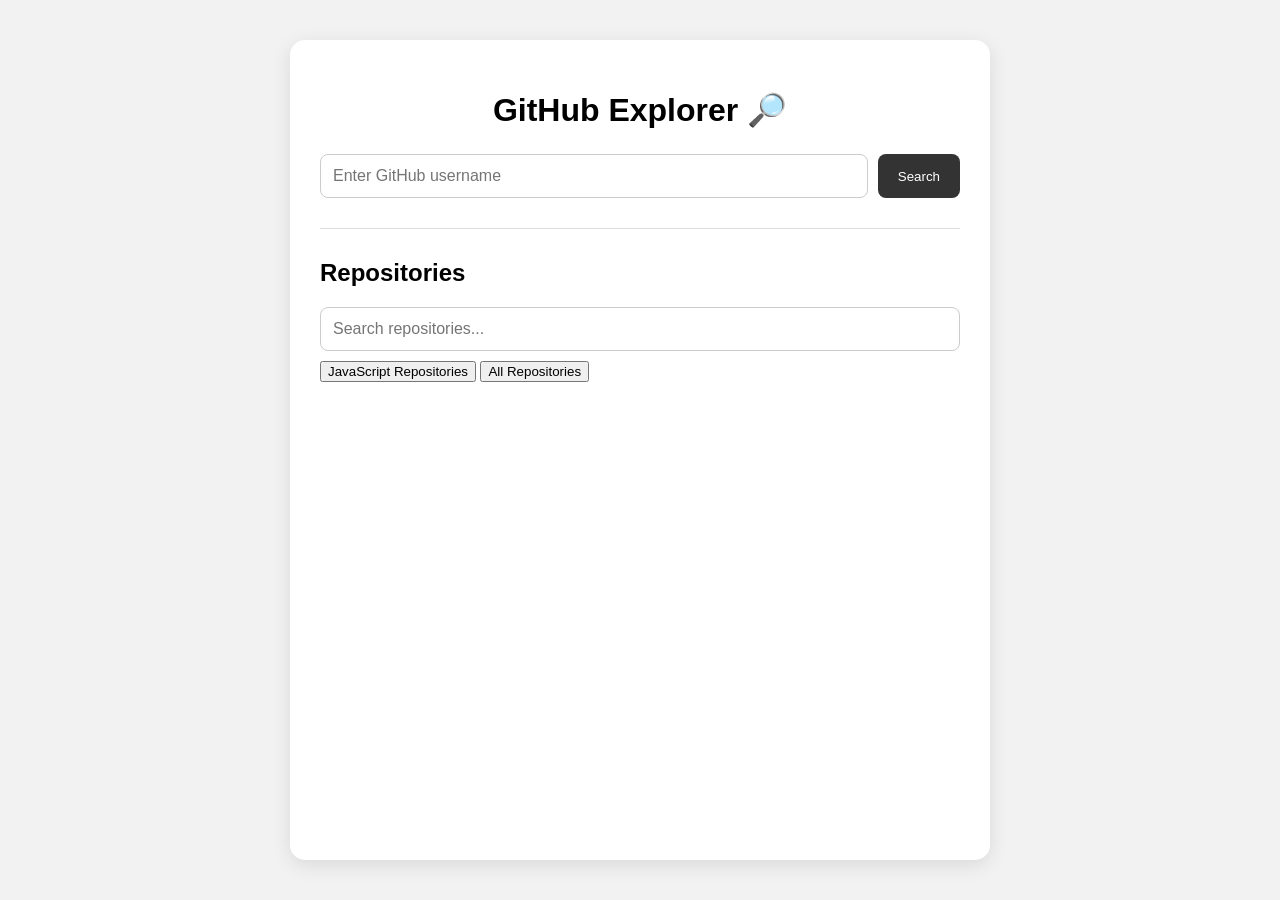
<file: GitHub User Finder/index.html>
<!DOCTYPE html>
<html lang="en">

<head>
    <meta charset="UTF-8">

    <meta name="viewport"
        content="width=device-width, initial-scale=1.0">

    <title>GitHub Explorer</title>

    <link rel="stylesheet" href="style.css">
</head>

<body>

    <div class="container">

        <h1>GitHub Explorer 🔎</h1>

        <div class="search-box">

            <input
                id="usernameInput"
                type="text"
                placeholder="Enter GitHub username"
            >

            <button id="searchButton">
                Search
            </button>

        </div>

        <div id="profile"></div>

        <hr>

        <div id="repositorySection">

            <h2>Repositories</h2>

            <input
                id="repoSearch"
                type="text"
                placeholder="Search repositories..."
            >
            <button id="javascriptButton">JavaScript Repositories</button>

            <button id="allReposButton">
                All Repositories
            </button>
            <p id="repoCount"></p>

            <div id="repositories"></div>

        </div>

    </div>

    <script src="script.js"></script>

</body>

</html>
</file>
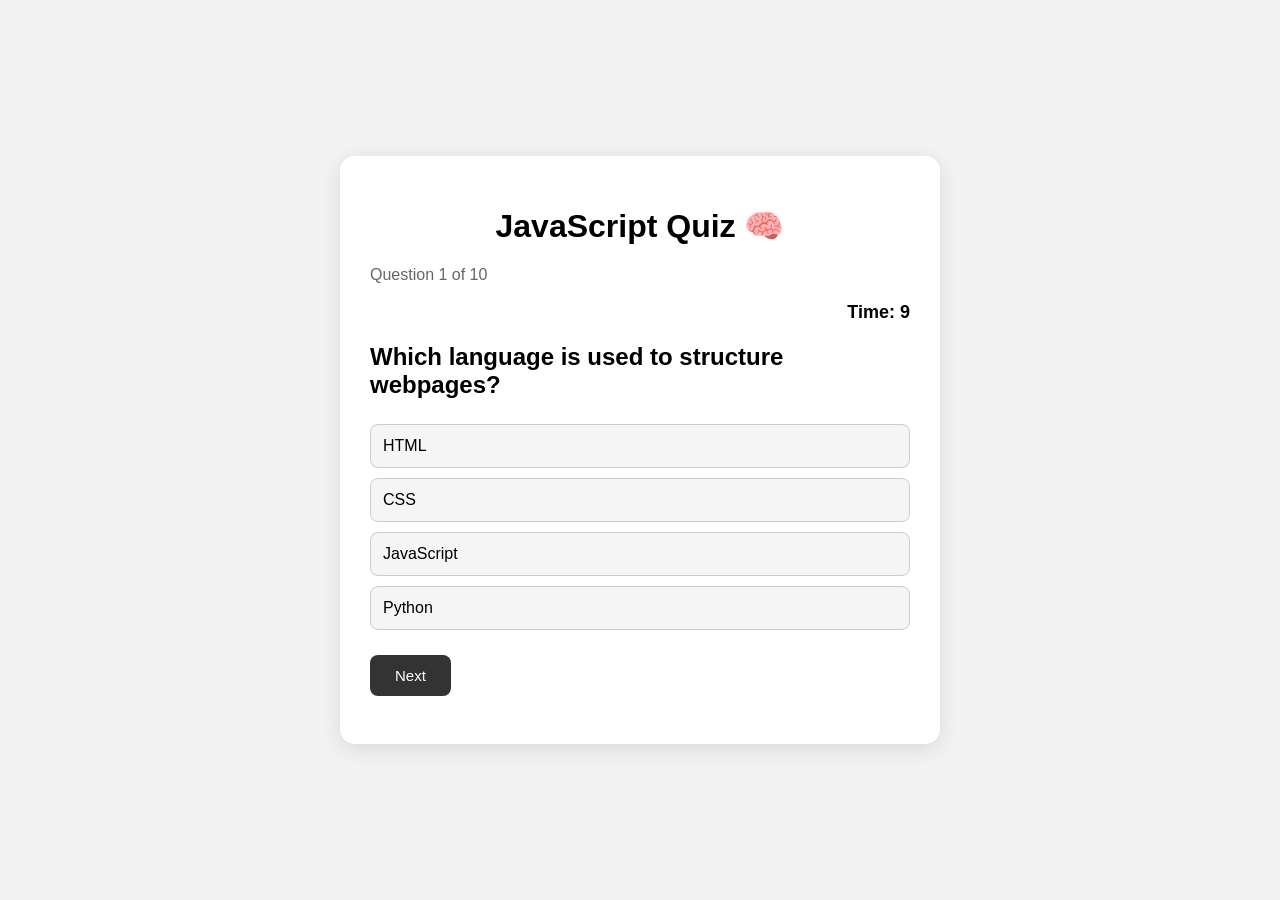
<file: Quiz Project/index.html>
<!DOCTYPE html>
<html lang="en">

<head>
    <meta charset="UTF-8">

    <meta name="viewport"
          content="width=device-width, initial-scale=1.0">

    <title>JavaScript Quiz</title>

    <link rel="stylesheet" href="style.css">
</head>

<body>

    <div class="quiz-container">

        <h1>JavaScript Quiz 🧠</h1>

        <p id="questionNumber"></p>

        <p id="timer">Time: 10</p>

        <h2 id="question"></h2>

        <div id="options"></div>

        <button id="nextButton">Next</button>

        <p id="result"></p>

    </div>

    <script src="script.js"></script>

</body>

</html>
</file>
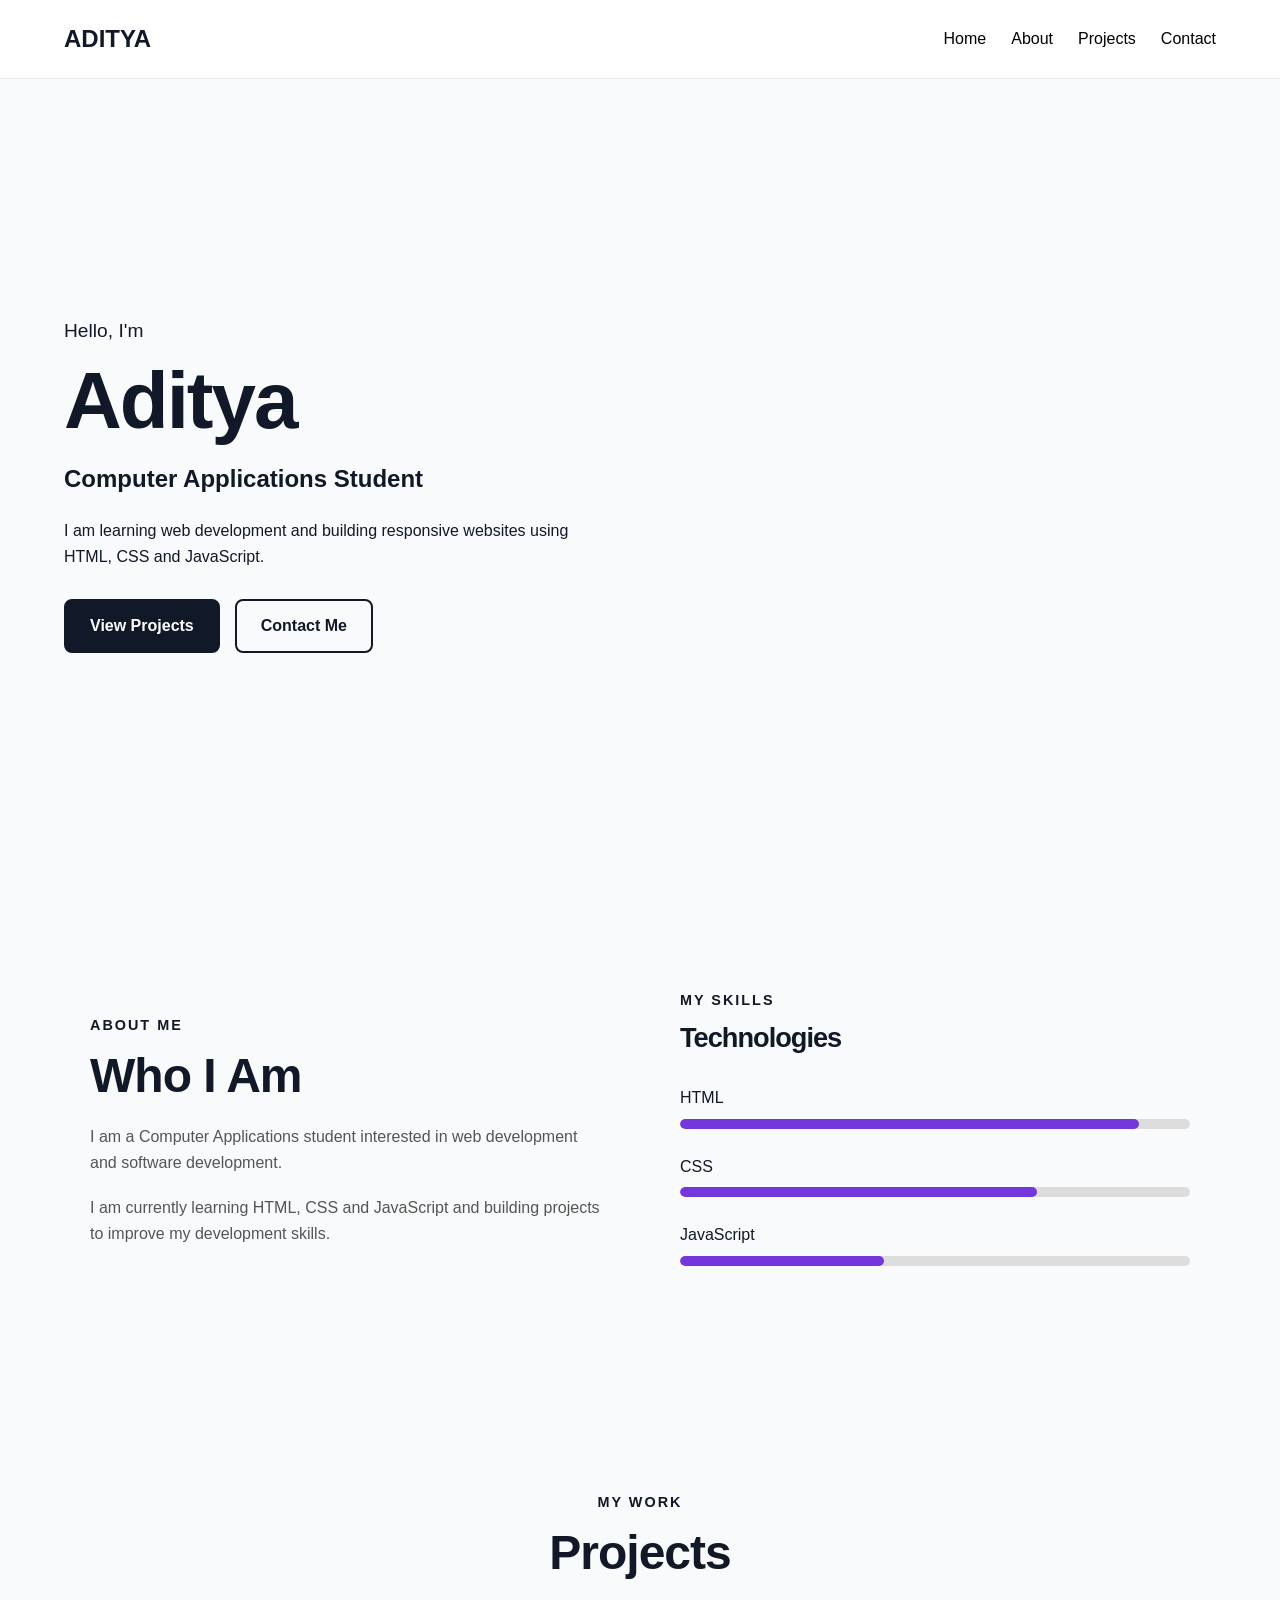
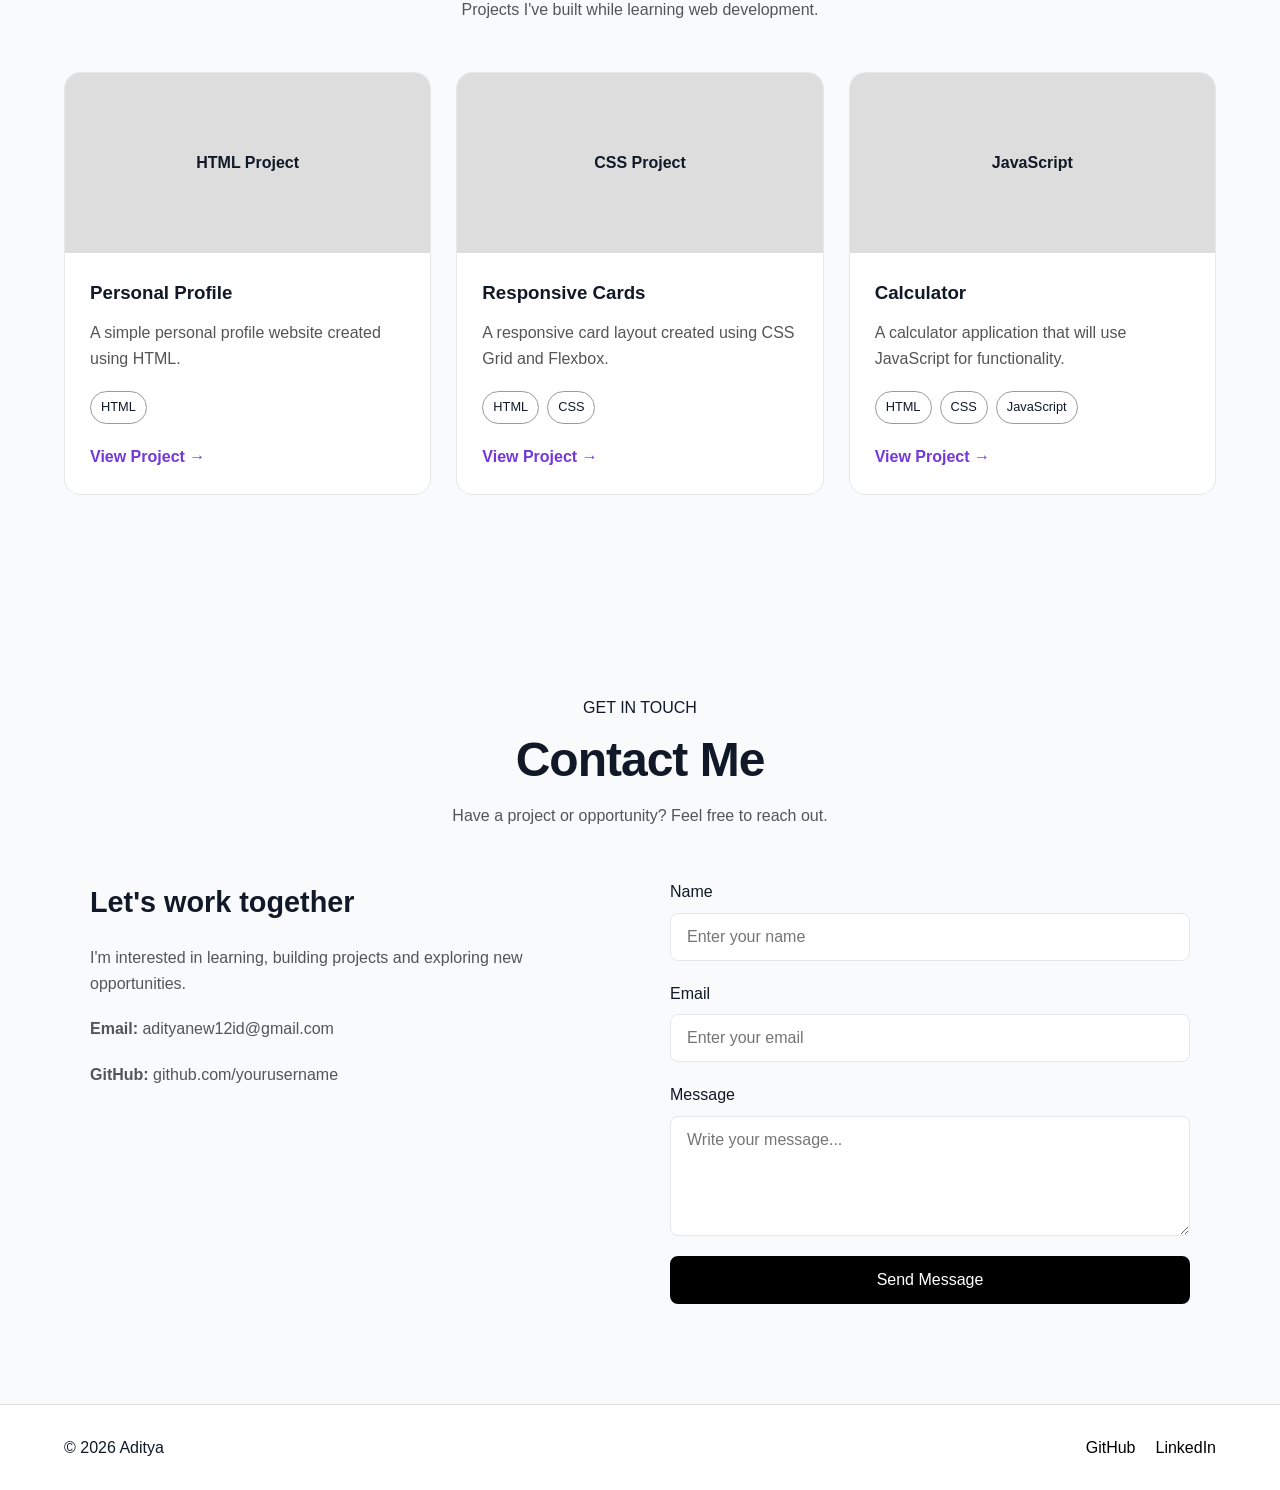
<file: a.html>
<!DOCTYPE html>
<html lang="en">

<head>

    <meta charset="UTF-8">

    <meta name="viewport" content="width=device-width, initial-scale=1.0">

    <title>Aditya | Developer Portfolio</title>

    <link rel="stylesheet" href="complete.css">

</head>

<body>

    <!-- =========================
         NAVBAR
    ========================== -->

    <nav class="navbar">

        <div class="logo">
            ADITYA
        </div>

        <div class="nav-links">

            <a href="#home">Home</a>

            <a href="#about">About</a>

            <a href="#projects">Projects</a>

            <a href="#contact">Contact</a>

        </div>

    </nav>


    <!-- =========================
         HERO
    ========================== -->

    <section class="hero" id="home">

        <div class="hero-content">

            <p class="intro-text">
                Hello, I'm
            </p>

            <h1>Aditya</h1>

            <h2>
                Computer Applications Student
            </h2>

            <p class="description">
                I am learning web development and building
                responsive websites using HTML, CSS and JavaScript.
            </p>

            <div class="buttons">

                <a href="#projects" class="btn primary">
                    View Projects
                </a>

                <a href="#contact" class="btn secondary">
                    Contact Me
                </a>

            </div>

        </div>


        <div class="hero-image">

            <div class="image-placeholder">
                Your Photo
            </div>

        </div>

    </section>


    <!-- =========================
         ABOUT + SKILLS
    ========================== -->

    <section class="about" id="about">

        <div class="about-text">

            <p class="small-title">
                ABOUT ME
            </p>

            <h2>
                Who I Am
            </h2>

            <p>
                I am a Computer Applications student interested
                in web development and software development.
            </p>

            <p>
                I am currently learning HTML, CSS and JavaScript
                and building projects to improve my development skills.
            </p>

        </div>


        <div class="skills">

            <p class="small-title">
                MY SKILLS
            </p>

            <h2>
                Technologies
            </h2>


            <div class="skill">

                <div class="skill-info">

                    <span>HTML</span>

                </div>

                <div class="skill-bar">

                    <div class="skill-progress html"></div>

                </div>

            </div>


            <div class="skill">

                <div class="skill-info">

                    <span>CSS</span>

                </div>

                <div class="skill-bar">

                    <div class="skill-progress css"></div>

                </div>

            </div>


            <div class="skill">

                <div class="skill-info">

                    <span>JavaScript</span>

                </div>

                <div class="skill-bar">

                    <div class="skill-progress javascript"></div>

                </div>

            </div>

        </div>

    </section>


    <!-- =========================
         PROJECTS
    ========================== -->

    <section class="projects section" id="projects">

        <div class="section-heading">

            <p>MY WORK</p>

            <h2>Projects</h2>

            <span>
                Projects I've built while learning web development.
            </span>

        </div>


        <div class="project-grid">


            <article class="project-card">

                <div class="project-image">
                    HTML Project
                </div>

                <div class="project-content">

                    <h3>Personal Profile</h3>

                    <p>
                        A simple personal profile website
                        created using HTML.
                    </p>

                    <div class="technologies">

                        <span>HTML</span>

                    </div>

                    <a href="#">
                        View Project →
                    </a>

                </div>

            </article>


            <article class="project-card">

                <div class="project-image">
                    CSS Project
                </div>

                <div class="project-content">

                    <h3>Responsive Cards</h3>

                    <p>
                        A responsive card layout created
                        using CSS Grid and Flexbox.
                    </p>

                    <div class="technologies">

                        <span>HTML</span>

                        <span>CSS</span>

                    </div>

                    <a href="#">
                        View Project →
                    </a>

                </div>

            </article>


            <article class="project-card">

                <div class="project-image">
                    JavaScript
                </div>

                <div class="project-content">

                    <h3>Calculator</h3>

                    <p>
                        A calculator application that will
                        use JavaScript for functionality.
                    </p>

                    <div class="technologies">

                        <span>HTML</span>

                        <span>CSS</span>

                        <span>JavaScript</span>

                    </div>

                    <a href="#">
                        View Project →
                    </a>

                </div>

            </article>


        </div>

    </section>


    <!-- =========================
         CONTACT
    ========================== -->

    <section class="contact" id="contact">

        <div class="contact-heading">

            <p>GET IN TOUCH</p>

            <h2>Contact Me</h2>

            <span>
                Have a project or opportunity? Feel free to reach out.
            </span>

        </div>


        <div class="contact-container">


            <div class="contact-info">

                <h3>
                    Let's work together
                </h3>

                <p>
                    I'm interested in learning, building projects
                    and exploring new opportunities.
                </p>

                <p>
                    <strong>Email:</strong>
                    adityanew12id@gmail.com
                </p>

                <p>
                    <strong>GitHub:</strong>
                    github.com/yourusername
                </p>

            </div>


            <form class="contact-form">

                <div class="form-group">

                    <label for="name">
                        Name
                    </label>

                    <input
                        type="text"
                        id="name"
                        placeholder="Enter your name"
                    >

                </div>


                <div class="form-group">

                    <label for="email">
                        Email
                    </label>

                    <input
                        type="email"
                        id="email"
                        placeholder="Enter your email"
                    >

                </div>


                <div class="form-group">

                    <label for="message">
                        Message
                    </label>

                    <textarea
                        id="message"
                        rows="5"
                        placeholder="Write your message..."
                    ></textarea>

                </div>


                <button type="submit">
                    Send Message
                </button>

            </form>

        </div>

    </section>


    <!-- =========================
         FOOTER
    ========================== -->

    <footer class="footer">

        <p>
            © 2026 Aditya
        </p>

        <div class="social-links">

            <a href="#">GitHub</a>

            <a href="#">LinkedIn</a>

        </div>

    </footer>

</body>

</html>
</file>
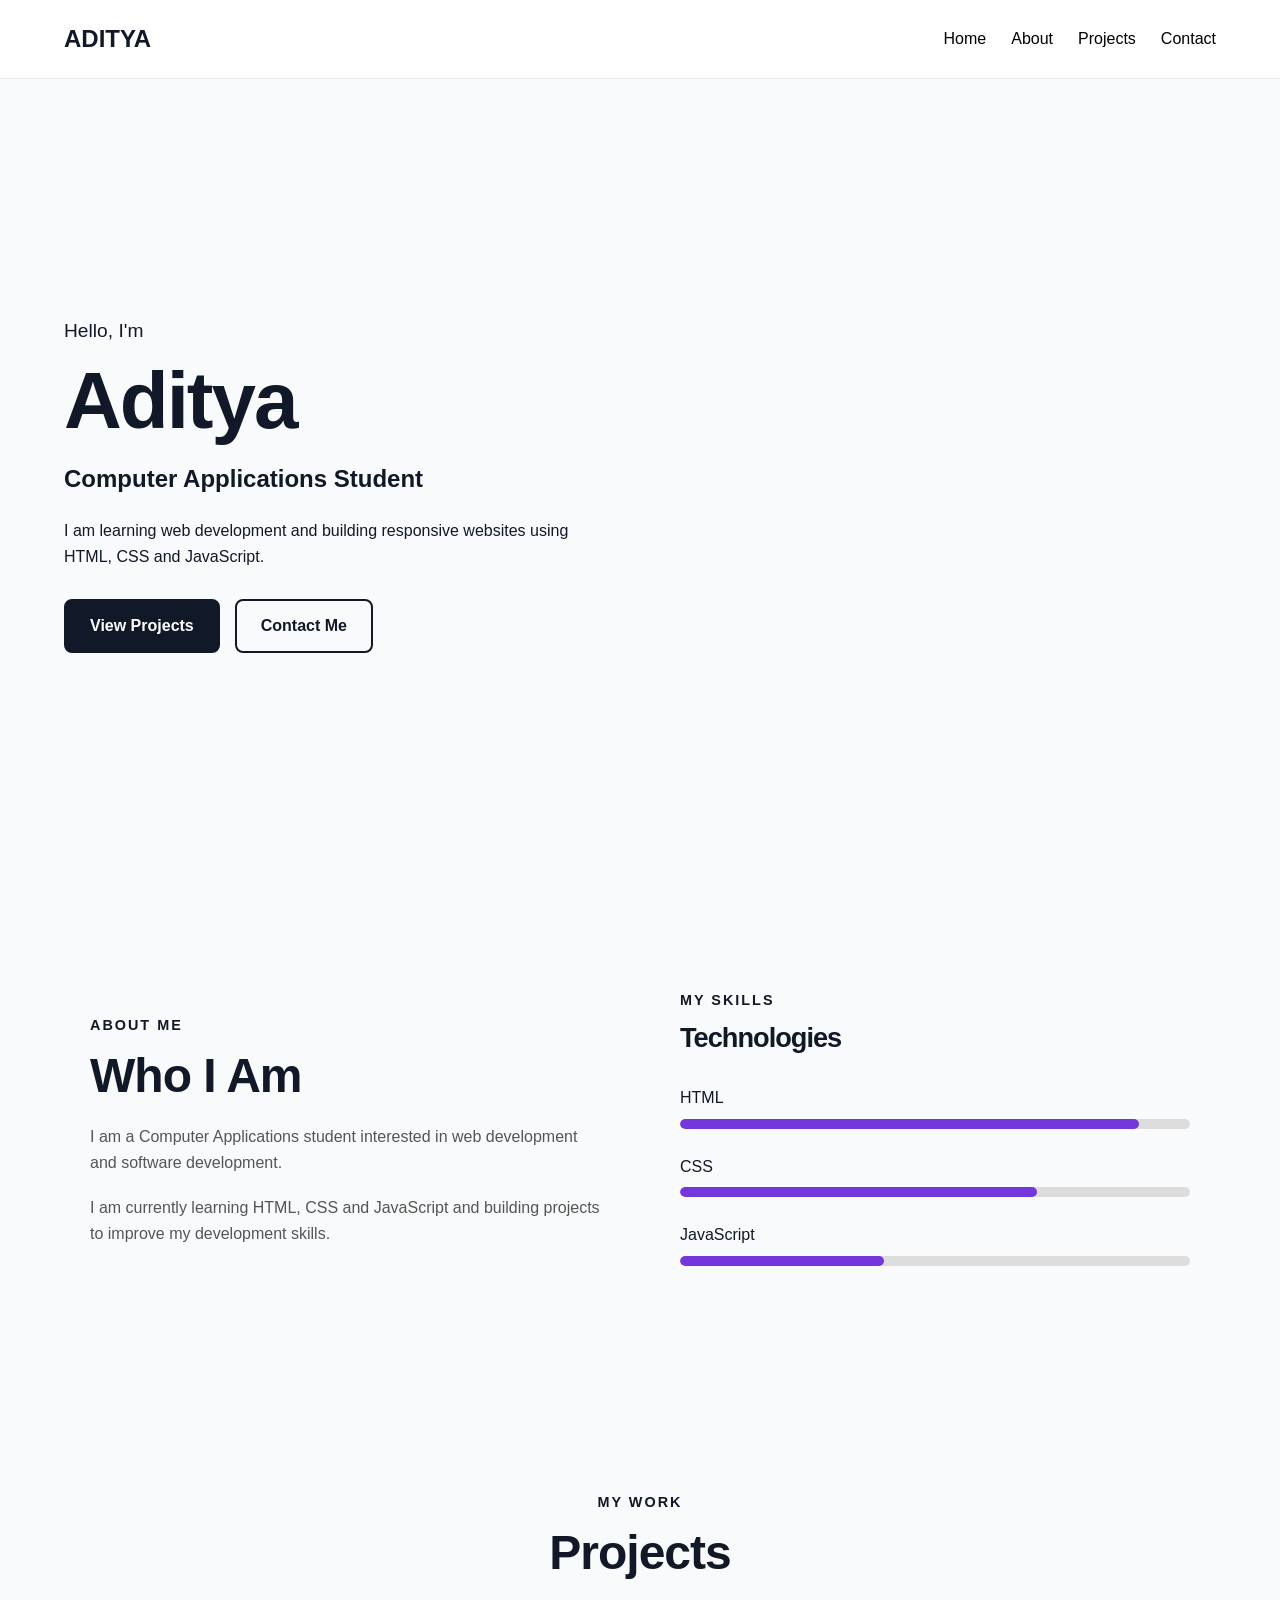
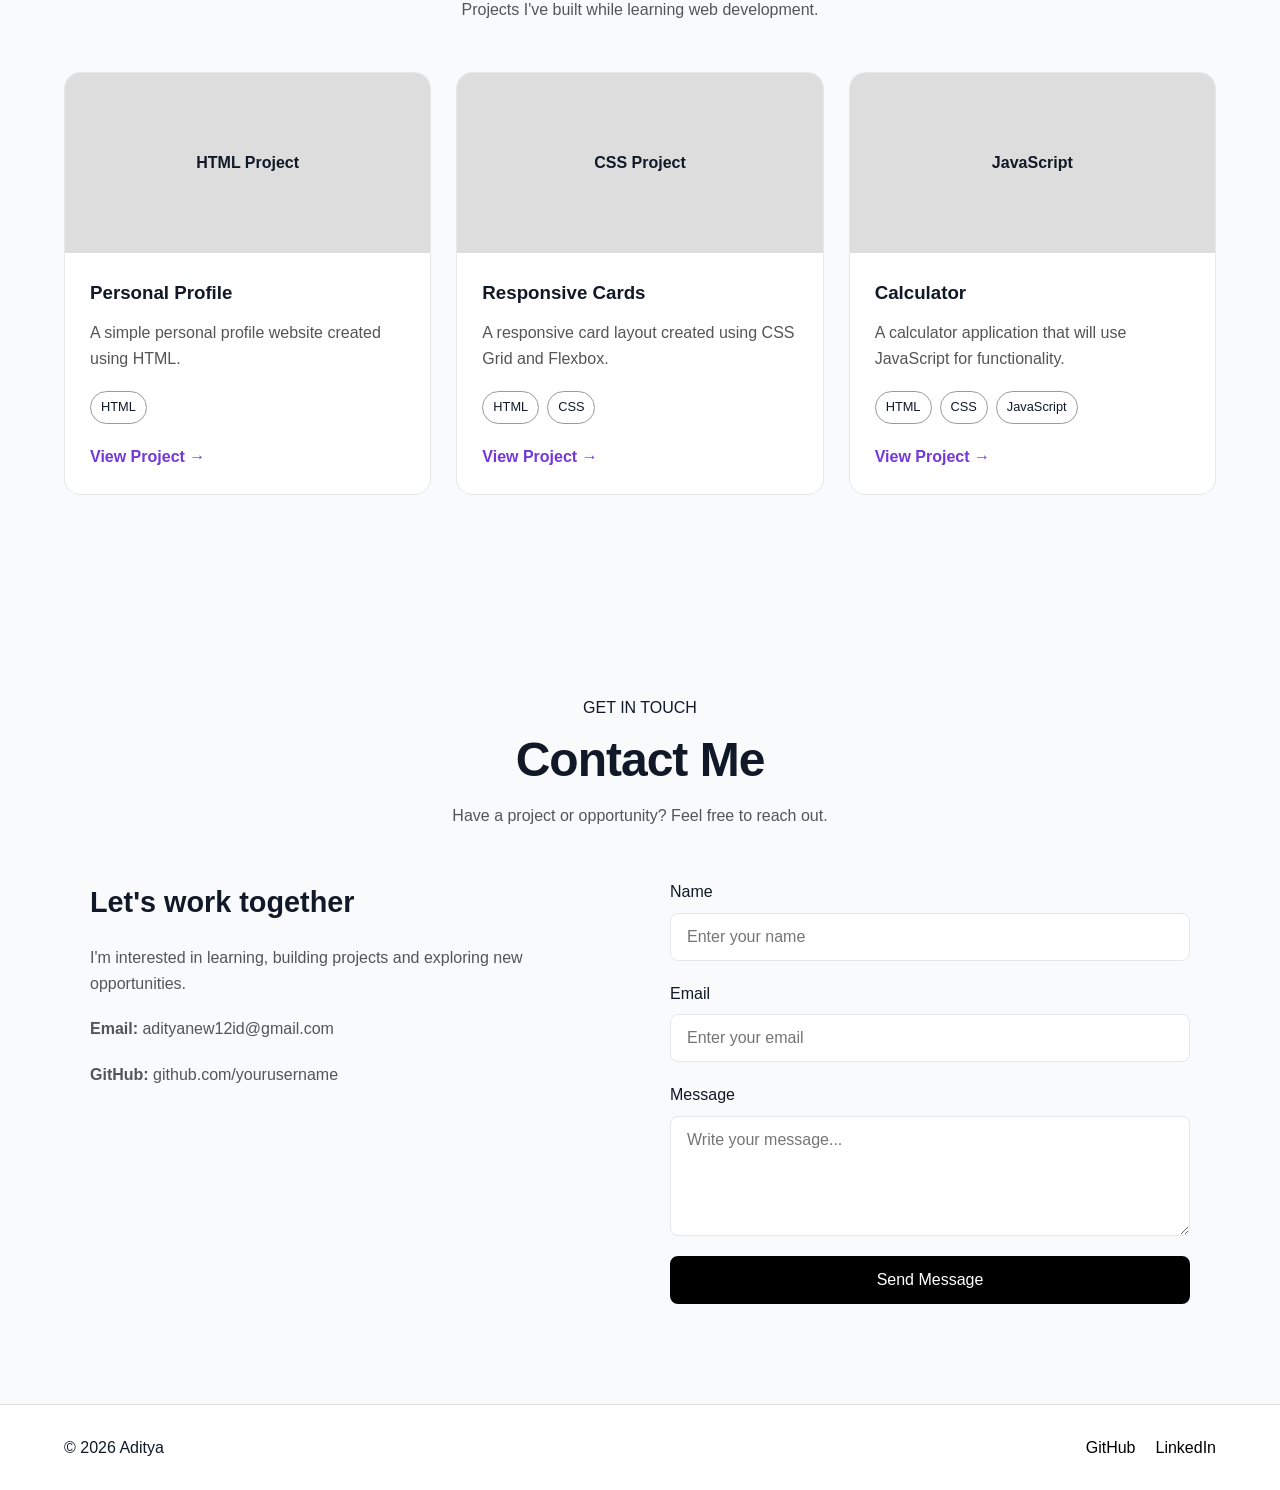
<file: abc.html>
<!DOCTYPE html>
<html lang="en">

<head>

    <meta charset="UTF-8">

    <meta name="viewport" content="width=device-width, initial-scale=1.0">

    <title>Aditya | Developer Portfolio</title>

    <link rel="stylesheet" href="complete.css">

</head>

<body>

    <!-- =========================
         NAVBAR
    ========================== -->

    <nav class="navbar">

        <div class="logo">
            ADITYA
        </div>

        <div class="nav-links">

            <a href="#home">Home</a>

            <a href="#about">About</a>

            <a href="#projects">Projects</a>

            <a href="#contact">Contact</a>

        </div>

    </nav>


    <!-- =========================
         HERO
    ========================== -->

    <section class="hero" id="home">

        <div class="hero-content">

            <p class="intro-text">
                Hello, I'm
            </p>

            <h1>Aditya</h1>

            <h2>
                Computer Applications Student
            </h2>

            <p class="description">
                I am learning web development and building
                responsive websites using HTML, CSS and JavaScript.
            </p>

            <div class="buttons">

                <a href="#projects" class="btn primary">
                    View Projects
                </a>

                <a href="#contact" class="btn secondary">
                    Contact Me
                </a>

            </div>

        </div>


        <div class="hero-image">

            <div class="image-placeholder">
                Your Photo
            </div>

        </div>

    </section>


    <!-- =========================
         ABOUT + SKILLS
    ========================== -->

    <section class="about" id="about">

        <div class="about-text">

            <p class="small-title">
                ABOUT ME
            </p>

            <h2>
                Who I Am
            </h2>

            <p>
                I am a Computer Applications student interested
                in web development and software development.
            </p>

            <p>
                I am currently learning HTML, CSS and JavaScript
                and building projects to improve my development skills.
            </p>

        </div>


        <div class="skills">

            <p class="small-title">
                MY SKILLS
            </p>

            <h2>
                Technologies
            </h2>


            <div class="skill">

                <div class="skill-info">

                    <span>HTML</span>

                </div>

                <div class="skill-bar">

                    <div class="skill-progress html"></div>

                </div>

            </div>


            <div class="skill">

                <div class="skill-info">

                    <span>CSS</span>

                </div>

                <div class="skill-bar">

                    <div class="skill-progress css"></div>

                </div>

            </div>


            <div class="skill">

                <div class="skill-info">

                    <span>JavaScript</span>

                </div>

                <div class="skill-bar">

                    <div class="skill-progress javascript"></div>

                </div>

            </div>

        </div>

    </section>


    <!-- =========================
         PROJECTS
    ========================== -->

    <section class="projects section" id="projects">

        <div class="section-heading">

            <p>MY WORK</p>

            <h2>Projects</h2>

            <span>
                Projects I've built while learning web development.
            </span>

        </div>


        <div class="project-grid">


            <article class="project-card">

                <div class="project-image">
                    HTML Project
                </div>

                <div class="project-content">

                    <h3>Personal Profile</h3>

                    <p>
                        A simple personal profile website
                        created using HTML.
                    </p>

                    <div class="technologies">

                        <span>HTML</span>

                    </div>

                    <a href="#">
                        View Project →
                    </a>

                </div>

            </article>


            <article class="project-card">

                <div class="project-image">
                    CSS Project
                </div>

                <div class="project-content">

                    <h3>Responsive Cards</h3>

                    <p>
                        A responsive card layout created
                        using CSS Grid and Flexbox.
                    </p>

                    <div class="technologies">

                        <span>HTML</span>

                        <span>CSS</span>

                    </div>

                    <a href="#">
                        View Project →
                    </a>

                </div>

            </article>


            <article class="project-card">

                <div class="project-image">
                    JavaScript
                </div>

                <div class="project-content">

                    <h3>Calculator</h3>

                    <p>
                        A calculator application that will
                        use JavaScript for functionality.
                    </p>

                    <div class="technologies">

                        <span>HTML</span>

                        <span>CSS</span>

                        <span>JavaScript</span>

                    </div>

                    <a href="#">
                        View Project →
                    </a>

                </div>

            </article>


        </div>

    </section>


    <!-- =========================
         CONTACT
    ========================== -->

    <section class="contact" id="contact">

        <div class="contact-heading">

            <p>GET IN TOUCH</p>

            <h2>Contact Me</h2>

            <span>
                Have a project or opportunity? Feel free to reach out.
            </span>

        </div>


        <div class="contact-container">


            <div class="contact-info">

                <h3>
                    Let's work together
                </h3>

                <p>
                    I'm interested in learning, building projects
                    and exploring new opportunities.
                </p>

                <p>
                    <strong>Email:</strong>
                    adityanew12id@gmail.com
                </p>

                <p>
                    <strong>GitHub:</strong>
                    github.com/yourusername
                </p>

            </div>


            <form class="contact-form">

                <div class="form-group">

                    <label for="name">
                        Name
                    </label>

                    <input
                        type="text"
                        id="name"
                        placeholder="Enter your name"
                    >

                </div>


                <div class="form-group">

                    <label for="email">
                        Email
                    </label>

                    <input
                        type="email"
                        id="email"
                        placeholder="Enter your email"
                    >

                </div>


                <div class="form-group">

                    <label for="message">
                        Message
                    </label>

                    <textarea
                        id="message"
                        rows="5"
                        placeholder="Write your message..."
                    ></textarea>

                </div>


                <button type="submit">
                    Send Message
                </button>

            </form>

        </div>

    </section>


    <!-- =========================
         FOOTER
    ========================== -->

    <footer class="footer">

        <p>
            © 2026 Aditya
        </p>

        <div class="social-links">

            <a href="#">GitHub</a>

            <a href="#">LinkedIn</a>

        </div>

    </footer>

</body>

</html>
</file>
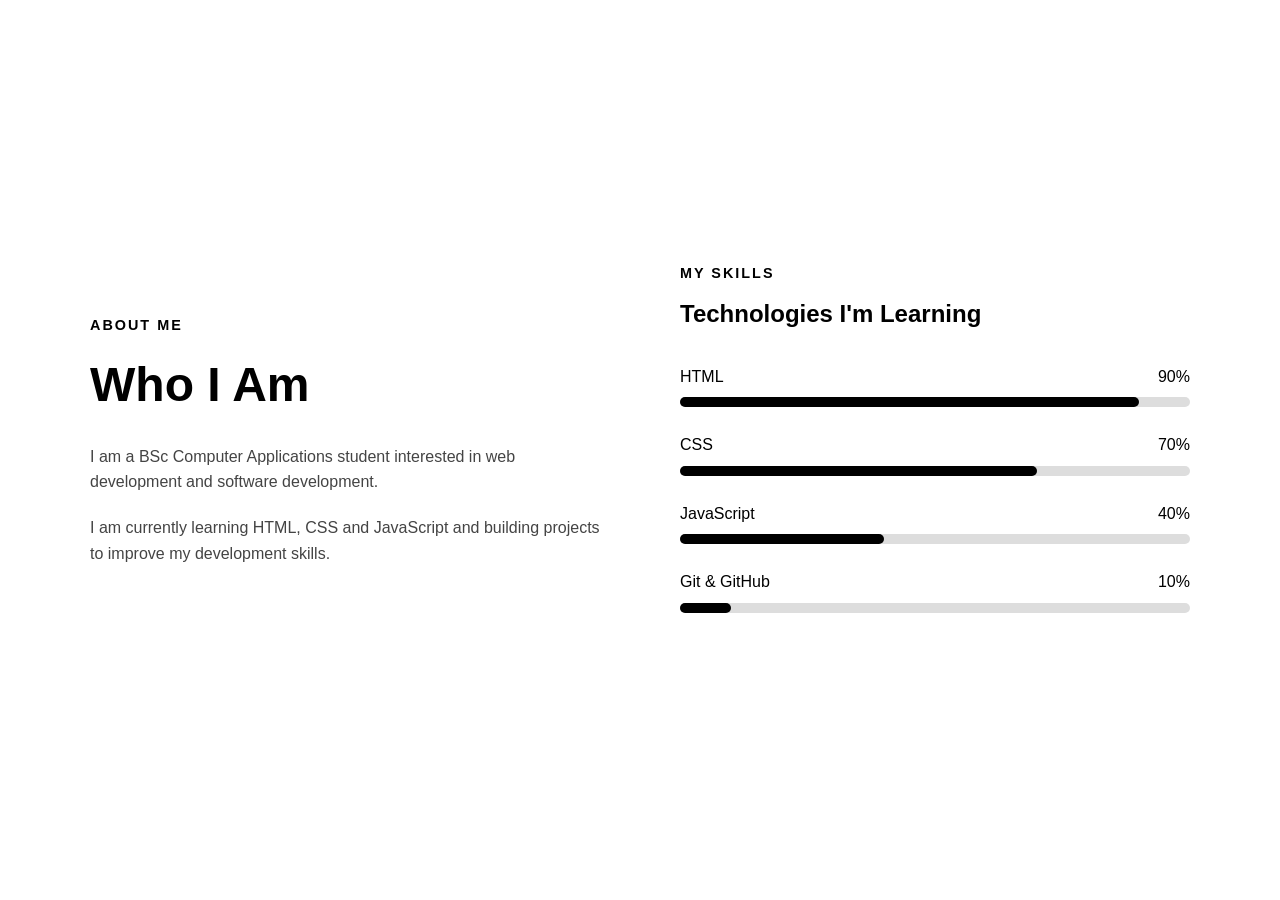
<file: About.html>
<!DOCTYPE html>
<html lang="en">

<head>

    <meta charset="UTF-8">

    <meta name="viewport" content="width=device-width, initial-scale=1.0">

    <title>About Me</title>

    <link rel="stylesheet" href="about.css">

</head>

<body>

    <section class="about">

        <div class="about-text">

            <p class="small-title">ABOUT ME</p>

            <h1>Who I Am</h1>

            <p>
                I am a BSc Computer Applications student
                interested in web development and software
                development.
            </p>

            <p>
                I am currently learning HTML, CSS and JavaScript
                and building projects to improve my development
                skills.
            </p>

        </div>


        <div class="skills">

            <p class="small-title">MY SKILLS</p>

            <h2>Technologies I'm Learning</h2>


            <div class="skill">

                <div class="skill-info">

                    <span>HTML</span>
                    <span>90%</span>

                </div>

                <div class="skill-bar">

                    <div class="skill-progress html"></div>

                </div>

            </div>


            <div class="skill">

                <div class="skill-info">

                    <span>CSS</span>
                    <span>70%</span>

                </div>

                <div class="skill-bar">

                    <div class="skill-progress css"></div>

                </div>

            </div>


            <div class="skill">

                <div class="skill-info">

                    <span>JavaScript</span>
                    <span>40%</span>

                </div>

                <div class="skill-bar">

                    <div class="skill-progress javascript"></div>

                </div>

            </div>
            
            <div class="skill">

                <div class="skill-info">

                    <span>Git & GitHub</span>
                    <span>10%</span>

                </div>

                <div class="skill-bar">

                    <div class="skill-progress github"></div>

                </div>

            </div>
        </div>

    </section>

</body>

</html>
</file>
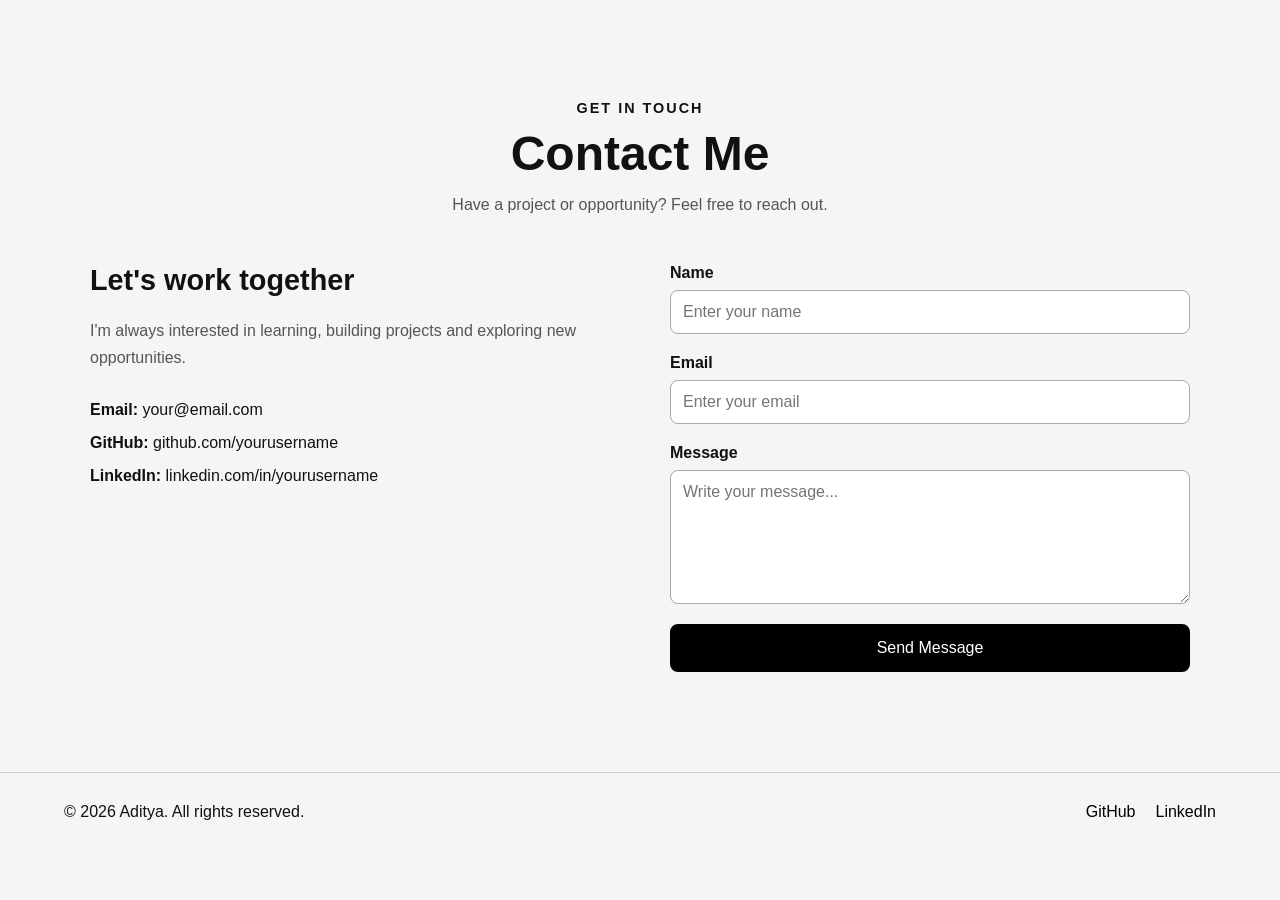
<file: contact.html>
<!DOCTYPE html>
<html lang="en">

<head>

    <meta charset="UTF-8">

    <meta name="viewport" content="width=device-width, initial-scale=1.0">

    <title>Contact Me</title>

    <link rel="stylesheet" href="contact.css">

</head>

<body>

    <!-- =========================
         CONTACT SECTION
    ========================== -->

    <section class="contact">

        <div class="contact-heading">

            <p>GET IN TOUCH</p>

            <h1>Contact Me</h1>

            <span>
                Have a project or opportunity?
                Feel free to reach out.
            </span>

        </div>


        <div class="contact-container">


            <!-- Contact Information -->

            <div class="contact-info">

                <h2>Let's work together</h2>

                <p>
                    I'm always interested in learning,
                    building projects and exploring
                    new opportunities.
                </p>

                <div class="contact-details">

                    <p>
                        <strong>Email:</strong>
                        your@email.com
                    </p>

                    <p>
                        <strong>GitHub:</strong>
                        github.com/yourusername
                    </p>

                    <p>
                        <strong>LinkedIn:</strong>
                        linkedin.com/in/yourusername
                    </p>

                </div>

            </div>


            <!-- Contact Form -->

            <form class="contact-form">

                <div class="form-group">

                    <label for="name">
                        Name
                    </label>

                    <input
                        type="text"
                        id="name"
                        placeholder="Enter your name"
                    >

                </div>


                <div class="form-group">

                    <label for="email">
                        Email
                    </label>

                    <input
                        type="email"
                        id="email"
                        placeholder="Enter your email"
                    >

                </div>


                <div class="form-group">

                    <label for="message">
                        Message
                    </label>

                    <textarea
                        id="message"
                        rows="6"
                        placeholder="Write your message..."
                    ></textarea>

                </div>


                <button type="submit">
                    Send Message
                </button>

            </form>

        </div>

    </section>


    <!-- =========================
         FOOTER
    ========================== -->

    <footer class="footer">

        <p>
            © 2026 Aditya. All rights reserved.
        </p>

        <div class="social-links">

            <a href="#">GitHub</a>

            <a href="#">LinkedIn</a>

        </div>

    </footer>

</body>

</html>
</file>
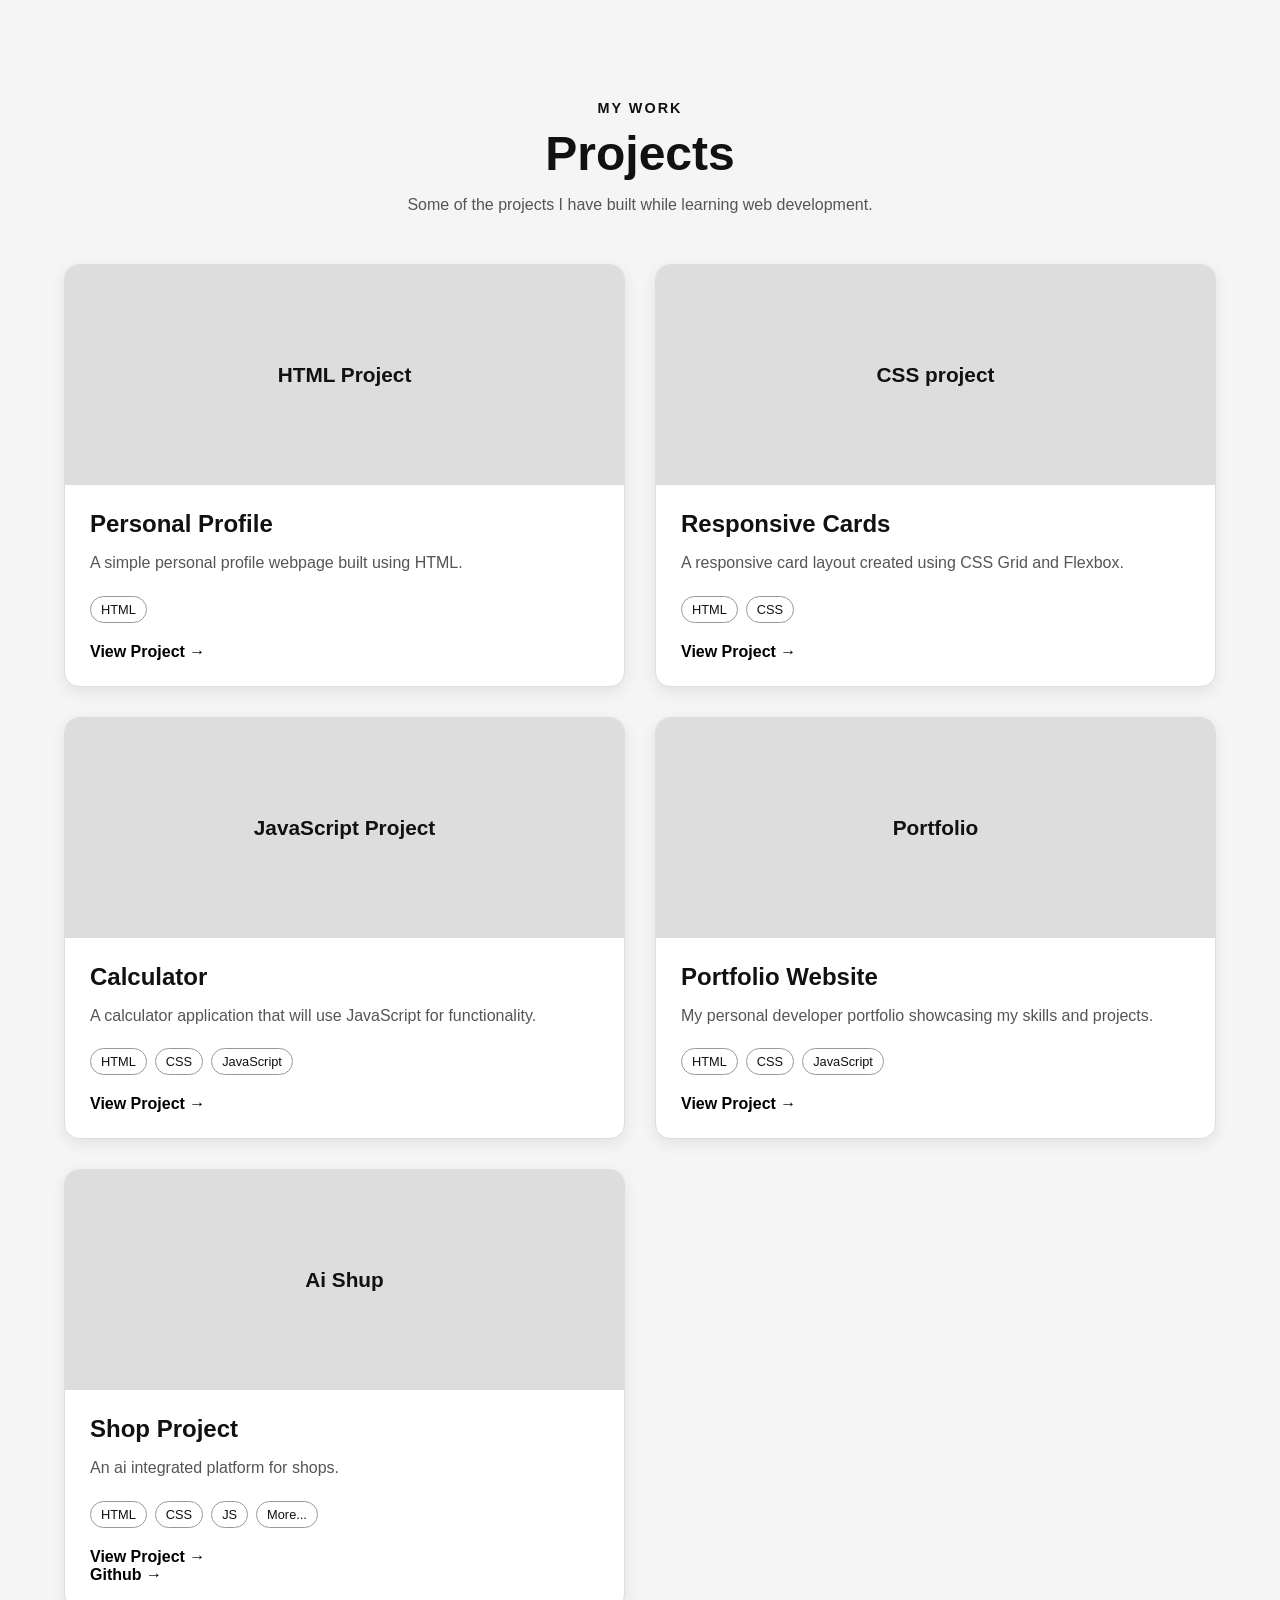
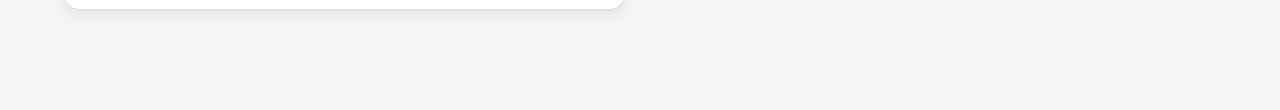
<file: project.html>
<!DOCTYPE html>
<html lang="en">

<head>

    <meta charset="UTF-8">

    <meta name="viewport" content="width=device-width, initial-scale=1.0">

    <title>My Projects</title>

    <link rel="stylesheet" href="project.css">

</head>

<body>

    <section class="projects">

        <div class="section-heading">

            <p>MY WORK</p>

            <h1>Projects</h1>

            <span>
                Some of the projects I have built while learning web development.
            </span>

        </div>


        <div class="project-grid">


            <!-- Project 1 -->

            <article class="project-card">

                <div class="project-image">
                    HTML Project
                </div>

                <div class="project-content">

                    <h2>Personal Profile</h2>

                    <p>
                        A simple personal profile webpage
                        built using HTML.
                    </p>

                    <div class="technologies">

                        <span>HTML</span>

                    </div>

                    <a href="#" class="project-link">
                        View Project →
                    </a>

                </div>

            </article>


            <!-- Project 2 -->

            <article class="project-card">

                <div class="project-image">
                    CSS project
                </div>

                <div class="project-content">

                    <h2>Responsive Cards</h2>

                    <p>
                        A responsive card layout created
                        using CSS Grid and Flexbox.
                    </p>

                    <div class="technologies">

                        <span>HTML</span>
                        <span>CSS</span>

                    </div>

                    <a href="#" class="project-link">
                        View Project →
                    </a>

                </div>

            </article>


            <!-- Project 3 -->

            <article class="project-card">

                <div class="project-image">
                    JavaScript Project
                </div>

                <div class="project-content">

                    <h2>Calculator</h2>

                    <p>
                        A calculator application that will
                        use JavaScript for functionality.
                    </p>

                    <div class="technologies">

                        <span>HTML</span>
                        <span>CSS</span>
                        <span>JavaScript</span>

                    </div>

                    <a href="#" class="project-link">
                        View Project →
                    </a>

                </div>

            </article>


            <!-- Project 4 -->

            <article class="project-card">

                <div class="project-image">
                    Portfolio
                </div>

                <div class="project-content">

                    <h2>Portfolio Website</h2>

                    <p>
                        My personal developer portfolio
                        showcasing my skills and projects.
                    </p>

                    <div class="technologies">

                        <span>HTML</span>
                        <span>CSS</span>
                        <span>JavaScript</span>

                    </div>

                    <a href="#" class="project-link">
                        View Project →
                    </a>

                </div>

            </article>

            <article class="project-card">

                <div class="project-image">
                    Ai Shup
                </div>

                <div class="project-content">

                    <h2>Shop Project</h2>

                    <p>
                        An ai integrated platform
                        for shops.
                    </p>

                    <div class="technologies">

                        <span>HTML</span>
                        <span>CSS</span>
                        <span>JS</span>
                        <span>More...</span>

                    </div>

                    <a href="#" class="project-link">
                        View Project →
                    </a><br>
                    <a href="#" class="project-link">
                        Github →
                    </a>

                </div>

            </article>
        </div>

    </section>

</body>

</html>
</file>
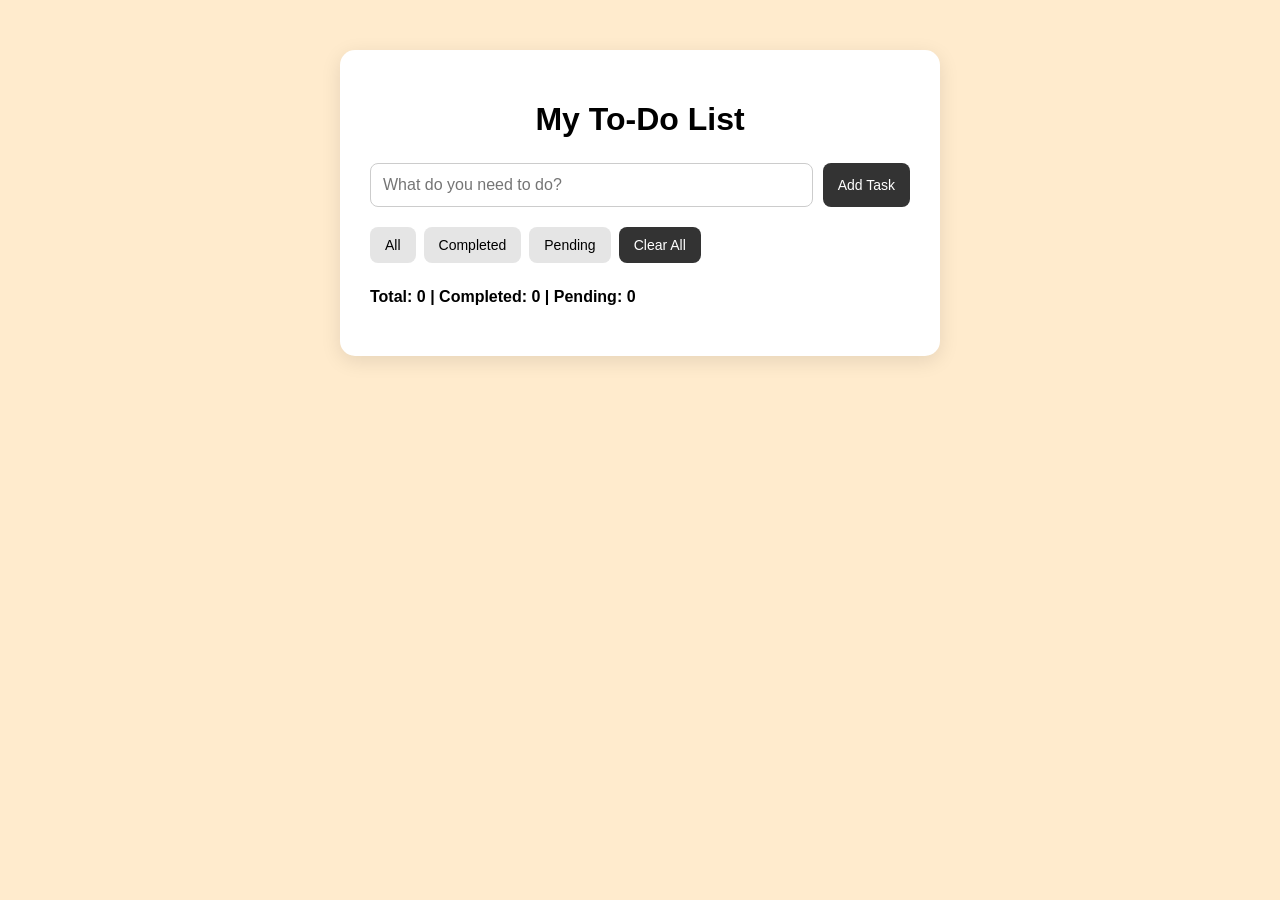
<file: todo.html>
<!DOCTYPE html>
<html lang="en">

<head>
    <meta charset="UTF-8">
    <meta name="viewport" content="width=device-width, initial-scale=1.0">

    <title>My To-Do List</title>

    <link rel="stylesheet" href="todo.css">
</head>

<body>

    <div class="container">

        <h1>My To-Do List</h1>

        <div class="input-section">

            <input
                id="taskInput"
                type="text"
                placeholder="What do you need to do?"
            >

            <button id="addButton">Add Task</button>

        </div>

        <div class="filters">

            <button id="allButton">All</button>

            <button id="completedButton">Completed</button>

            <button id="pendingButton">Pending</button>

            <button id="clearButton">Clear All</button>

        </div>

        <h3 id="counter"></h3>

        <ul id="taskList"></ul>

    </div>

    <script src="todo.js"></script>

</body>

</html>
</file>
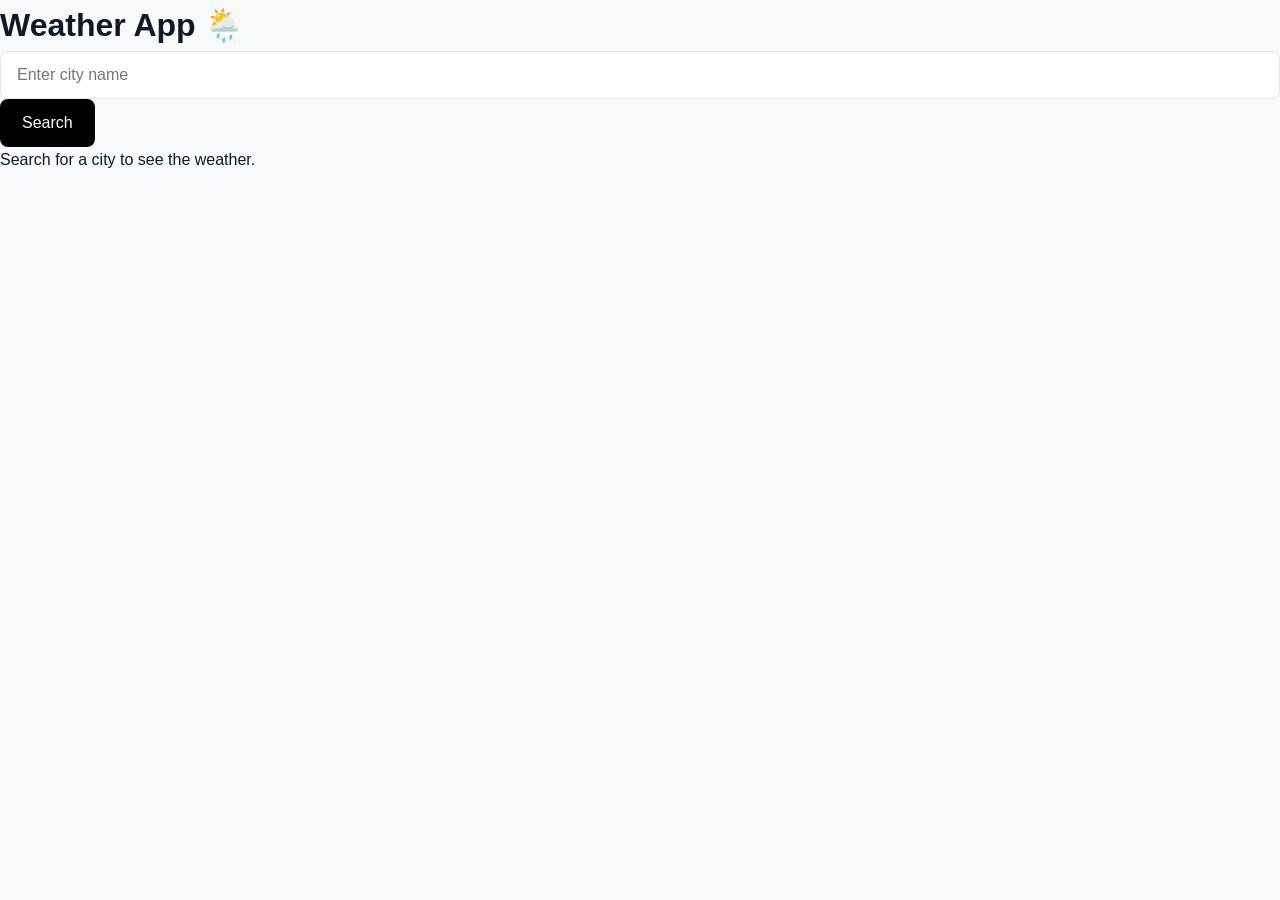
<file: weather.html>
<!DOCTYPE html>
<html lang="en">

<head>

    <meta charset="UTF-8">

    <meta
        name="viewport"
        content="width=device-width, initial-scale=1.0"
    >

    <title>Weather App</title>

    <link rel="stylesheet" href="complete.css">

</head>

<body>

    <div class="weather-container">

        <h1>Weather App 🌦️</h1>

        <div class="search-box">

            <input
                id="cityInput"
                type="text"
                placeholder="Enter city name"
            >

            <button id="searchButton">
                Search
            </button>

        </div>

        <div id="weatherResult">

            <p>Search for a city to see the weather.</p>

        </div>

    </div>

    <script src="weather.js"></script>

</body>

</html>
</file>
<file: GitHub User Finder/style.css>
* {
    box-sizing: border-box;
}

body {
    margin: 0;

    font-family: Arial, sans-serif;

    background: #f2f2f2;

    display: flex;

    justify-content: center;

    min-height: 100vh;
}

.container {
    width: 90%;

    max-width: 700px;

    margin: 40px 0;

    background: white;

    padding: 30px;

    border-radius: 15px;

    box-shadow: 0 5px 20px rgba(0, 0, 0, 0.1);
}

h1 {
    text-align: center;

    margin-bottom: 25px;
}

.search-box {
    display: flex;

    gap: 10px;
}

#usernameInput {
    flex: 1;

    padding: 12px;

    border: 1px solid #ccc;

    border-radius: 8px;

    font-size: 16px;
}

#searchButton {
    padding: 12px 20px;

    border: none;

    border-radius: 8px;

    background: #333;

    color: white;

    cursor: pointer;
}

#searchButton:hover {
    opacity: 0.8;
}

#profile {
    margin-top: 30px;

    text-align: center;
}

.profile-image {
    width: 120px;

    height: 120px;

    border-radius: 50%;

    object-fit: cover;
}

.username {
    color: #666;
}

.stats {
    display: flex;

    justify-content: space-around;

    margin: 25px 0;
}

.stat {
    text-align: center;
}

.stat strong {
    display: block;

    font-size: 20px;
}

.profile-link {
    display: inline-block;

    padding: 10px 20px;

    background: #333;

    color: white;

    text-decoration: none;

    border-radius: 8px;
}

hr {
    margin: 30px 0;

    border: none;

    border-top: 1px solid #ddd;
}

#repoSearch {
    width: 100%;

    padding: 12px;

    border: 1px solid #ccc;

    border-radius: 8px;

    font-size: 16px;

    margin-bottom: 10px;
}

#repoCount {
    color: #666;
}

.repository {
    padding: 15px;

    margin-top: 15px;

    border: 1px solid #ddd;

    border-radius: 10px;

    background: #fafafa;
}

.repository h3 {
    margin-top: 0;
}

.repository a {
    text-decoration: none;

    font-weight: bold;
}

.repository:hover {
    background: #f0f0f0;
}

@media (max-width: 500px) {

    .container {
        padding: 20px;
    }

    .search-box {
        flex-direction: column;
    }

    #searchButton {
        width: 100%;
    }

    .stats {
        flex-direction: column;

        gap: 15px;
    }
}
</file>
<file: Quiz Project/style.css>
* {
    box-sizing: border-box;
}

body {
    margin: 0;

    font-family: Arial, sans-serif;

    background: #f2f2f2;

    display: flex;

    justify-content: center;

    align-items: center;

    min-height: 100vh;
}

.quiz-container {
    width: 90%;

    max-width: 600px;

    background: white;

    padding: 30px;

    border-radius: 15px;

    box-shadow: 0 5px 20px rgba(0, 0, 0, 0.1);
}

h1 {
    text-align: center;
}

#questionNumber {
    color: #666;
}

#timer {
    font-size: 18px;

    font-weight: bold;

    text-align: right;
}

#question {
    margin-bottom: 25px;
}

.option {
    display: block;

    width: 100%;

    padding: 12px;

    margin-bottom: 10px;

    border: 1px solid #ccc;

    border-radius: 8px;

    background: #f5f5f5;

    cursor: pointer;

    text-align: left;

    font-size: 16px;
}

.option:hover:not(:disabled) {
    background: #e5e5e5;
}

.option:disabled {
    cursor: not-allowed;

    opacity: 0.9;
}

#nextButton,
#restartButton {
    margin-top: 15px;

    padding: 12px 25px;

    border: none;

    border-radius: 8px;

    background: #333;

    color: white;

    cursor: pointer;

    font-size: 15px;
}

#nextButton:hover,
#restartButton:hover {
    opacity: 0.8;
}

#result {
    font-size: 18px;

    font-weight: bold;
}

@media (max-width: 500px) {

    .quiz-container {
        padding: 20px;
    }

    h1 {
        font-size: 25px;
    }

    #question {
        font-size: 20px;
    }
}
</file>
<file: complete.css>
/* =========================
   RESET
========================= */

* {

    margin: 0;

    padding: 0;

    box-sizing: border-box;

}
:root {

    --primary: #111827;

    --secondary: #4b5563;

    --background: #f9fafb;

    --card: #ffffff;

    --border: #e5e7eb;

    --accent: #7337dc;

}
/* =========================
   REUSABLE COMPONENTS
========================= */

.container {

    width: 90%;

    max-width: 1200px;

    margin: auto;

}


.section {

    padding: 100px 0;

}


.section-title {

    text-align: center;

    margin-bottom: 50px;

}


.section-title h2 {

    font-size: clamp(2.3rem, 5vw, 3.5rem);

    line-height: 1.2;

    margin-bottom: 15px;

}


.section-title p {

    color: var(--secondary);

}

/* =========================
   BODY
========================= */

html {

    scroll-behavior: smooth;

}


body {

    font-family: Arial, sans-serif;

    color:var(--primary) ;

    background-color: var(--background);

    line-height: 1.6;

}


/* =========================
   NAVBAR
========================= */

.navbar {

    width: 100%;

    padding: 20px 5%;

    display: flex;

    justify-content: space-between;

    align-items: center;

    background-color: rgba(255, 255, 255, 0.9);

    border-bottom: 1px solid var(--border);

    position: sticky;

    top: 0;

    z-index: 100;

    backdrop-filter: blur(10px);

}


.logo {

    font-size: 1.5rem;

    font-weight: bold;

}


.nav-links {

    display: flex;

    gap: 25px;

}


.nav-links a {

    color: black;

    text-decoration: none;

    transition: 0.3s ease;

}


.nav-links a:hover {

    opacity: 0.6;

}


/* =========================
   HERO
========================= */

.hero {

    width: 90%;

    max-width: 1200px;

    min-height: 90vh;

    margin: auto;

    display: flex;

    justify-content: space-between;

    align-items: center;

    gap: 60px;

}


.hero-content {

    flex: 1;

    animation: slideIn 1s ease-out;

}


.intro-text {

    font-size: 1.2rem;

    margin-bottom: 10px;

}
.section-heading h2,
.contact-heading h2,
.about h2 {

    font-size: clamp(2.3rem, 5vw, 3.5rem);

    line-height: 1.2;

    letter-spacing: -1px;

}

.hero h1 {

    font-size: clamp(3rem, 8vw, 5rem);

    line-height: 1.1;

    margin-bottom: 15px;

    letter-spacing: -2px;

}


.hero h2 {

    font-size: 1.5rem;

    margin-bottom: 20px;

}


.description {

    max-width: 550px;

    margin-bottom: 30px;

}


/* =========================
   BUTTONS
========================= */

.buttons {

    display: flex;

    gap: 15px;

    flex-wrap: wrap;

}


.btn {

    display: inline-block;

    padding: 12px 24px;

    border: 2px solid var(--primary);

    border-radius: 8px;

    text-decoration: none;

    color: var(--primary);

    font-weight: 600;

    transition:
        transform 0.3s ease,
        background-color 0.3s ease,
        color 0.3s ease;

}


.primary {

    background-color: var(--primary);

    color: white;

}
.secondary:hover {

    background-color: var(--primary);

    color: white;

}

.btn:hover {

    transform: translateY(-3px);

}


/* =========================
   HERO IMAGE
========================= */

.hero-image {
    width: 300px;
    height: 300px;
    border-radius: 50%;
    overflow: hidden;
}

.hero-image img {
    width: 100%;
    height: 100%;
    object-fit: cover;
    object-position: center;
}


/* =========================
   ABOUT
========================= */

.about {

    width: 90%;

    max-width: 1100px;

    margin: auto;

    padding: 100px 0;

    display: grid;

    grid-template-columns: 1fr 1fr;

    gap: 80px;

    align-items: center;

}


.small-title {

    font-size: 0.9rem;

    font-weight: bold;

    letter-spacing: 2px;

    margin-bottom: 10px;

}


.about h2 {

    font-size: 3rem;

    margin-bottom: 20px;

}


.about-text p:not(.small-title) {

    color: #555;

    margin-bottom: 20px;

}


/* =========================
   SKILLS
========================= */

.skills h2 {

    font-size: 1.7rem;

    margin-bottom: 30px;

}


.skill {

    margin-bottom: 25px;

}


.skill-info {

    margin-bottom: 8px;

}


.skill-bar {

    width: 100%;

    height: 10px;

    background-color: #ddd;

    border-radius: 10px;

    overflow: hidden;

}


.skill-progress {

    height: 100%;

    background-color: var(--accent);

    border-radius: 10px;

}


.html {

    width: 90%;

}


.css {

    width: 70%;

}


.javascript {

    width: 40%;

}


/* =========================
   PROJECTS
========================= */

.projects {

    width: 90%;

    max-width: 1200px;

    margin: auto;

    padding: 100px 0;

}


.section-heading {

    text-align: center;

    margin-bottom: 50px;

}


.section-heading p {

    font-size: 0.9rem;

    font-weight: bold;

    letter-spacing: 2px;

}


.section-heading h2 {

    font-size: 3rem;

    margin: 10px 0 15px;

}


.section-heading span {

    color: #555;

}


.project-grid {

    display: grid;

    grid-template-columns: repeat(3, 1fr);

    gap: 25px;

}


.project-card {

    background-color: var(--card);

    border: 1px solid var(--border);

    border-radius: 16px;

    overflow: hidden;

    transition:
        transform 0.3s ease,
        box-shadow 0.3s ease;

}


.project-card:hover {

    transform: translateY(-8px);

    box-shadow:
        0 20px 40px rgba(0, 0, 0, 0.10);

}


.project-image {

    height: 180px;

    display: flex;

    justify-content: center;

    align-items: center;

    background-color: #ddd;

    font-weight: bold;

}


.project-content {

    padding: 25px;

}


.project-content h3 {

    margin-bottom: 12px;

}


.project-content p {

    color: #555;

    margin-bottom: 20px;

}


.technologies {

    display: flex;

    gap: 8px;

    flex-wrap: wrap;

    margin-bottom: 20px;

}


.technologies span {

    padding: 5px 10px;

    border: 1px solid #999;

    border-radius: 20px;

    font-size: 0.8rem;

}


.project-content a {

    color: var(--accent);

    font-weight: 600;

    text-decoration: none;

    transition: opacity 0.3s ease;

}
.project-content a:hover {

    opacity: 0.7;

}


/* =========================
   CONTACT
========================= */

.contact {

    width: 90%;

    max-width: 1100px;

    margin: auto;

    padding: 100px 0;

}


.contact-heading {

    text-align: center;

    margin-bottom: 50px;

}


.contact-heading h2 {

    font-size: 3rem;

    margin: 10px 0 15px;

}


.contact-heading span {

    color: #555555;

}


.contact-container {

    display: grid;

    grid-template-columns: 1fr 1fr;

    gap: 60px;

}


.contact-info h3 {

    font-size: 1.8rem;

    margin-bottom: 20px;

}


.contact-info p {

    color: #555;

    margin-bottom: 20px;

}


/* =========================
   FORM
========================= */

.contact-form {

    display: flex;

    flex-direction: column;

    gap: 20px;

}


.form-group {

    display: flex;

    flex-direction: column;

    gap: 8px;

}


input,
textarea {

    width: 100%;

    padding: 14px 16px;

    border: 1px solid var(--border);

    border-radius: 8px;

    background-color: white;

    color: var(--primary);

    font-family: inherit;

    font-size: 1rem;

    transition: border-color 0.3s ease,
                box-shadow 0.3s ease;

}


input:focus,
textarea:focus {

    outline: none;

    border-color: var(--accent);

    box-shadow: 0 0 0 3px rgba(37, 99, 235, 0.15);

}


textarea {

    resize: vertical;

}


button {

    padding: 13px 20px;

    border: 2px solid black;

    border-radius: 8px;

    background-color: black;

    color: white;

    font-size: 1rem;

    cursor: pointer;

    transition: 0.3s ease;

}


button:hover {

    transform: translateY(-3px);

}


/* =========================
   FOOTER
========================= */

.footer {

    padding: 30px 5%;

    background-color: white;

    border-top: 1px solid #ddd;

    display: flex;

    justify-content: space-between;

    align-items: center;

}


.social-links {

    display: flex;

    gap: 20px;

}


.social-links a {

    color: black;

    text-decoration: none;

}


.social-links a:hover {

    text-decoration: underline;

}


/* =========================
   HERO ANIMATION
========================= */

@keyframes slideIn {

    from {

        opacity: 0;

        transform: translateX(-30px);

    }

    to {

        opacity: 1;

        transform: translateX(0);

    }

}


/* =========================
   TABLET
========================= */

@media (max-width: 900px) {

    .project-grid {

        grid-template-columns: repeat(2, 1fr);

    }

}


/* =========================
   MOBILE
========================= */

@media (max-width: 768px) {

    .navbar {

        flex-direction: column;

        gap: 15px;

    }


    .hero {

        flex-direction: column;

        justify-content: center;

        text-align: center;

        padding: 80px 0;

    }


    .description {

        margin-left: auto;

        margin-right: auto;

    }


    .buttons {

        justify-content: center;

    }


    .about {

        grid-template-columns: 1fr;

        gap: 50px;

    }


    .contact-container {

        grid-template-columns: 1fr;

    }


    .footer {

        flex-direction: column;

        gap: 15px;

        text-align: center;

    }

}


/* =========================
   SMALL MOBILE
========================= */

@media (max-width: 480px) {

    .nav-links {

        gap: 12px;

        flex-wrap: wrap;

        justify-content: center;

    }


    .hero h1 {

        font-size: 3rem;

    }


    .hero h2 {

        font-size: 1.2rem;

    }


    .image-placeholder {

        width: 220px;

        height: 220px;

    }


    .project-grid {

        grid-template-columns: 1fr;

    }


    .about h2,
    .section-heading h2,
    .contact-heading h2 {

        font-size: 2.3rem;

    }

}
</file>
<file: about.css>
/* =========================
   BASIC RESET
========================= */

* {
    margin: 0;
    padding: 0;
    box-sizing: border-box;
}


/* =========================
   BODY
========================= */

body {

    font-family: Arial, sans-serif;

    line-height: 1.6;

}


/* =========================
   ABOUT SECTION
========================= */

.about {

    width: 90%;

    max-width: 1100px;

    min-height: 100vh;

    margin: auto;

    display: grid;

    grid-template-columns: 1fr 1fr;

    gap: 80px;

    align-items: center;

}


/* =========================
   SMALL TITLE
========================= */

.small-title {

    font-size: 0.9rem;

    font-weight: bold;

    letter-spacing: 2px;

    margin-bottom: 10px;

}


/* =========================
   ABOUT TEXT
========================= */

.about-text h1 {

    font-size: 3rem;

    margin-bottom: 20px;

}


.about-text p:not(.small-title) {

    margin-bottom: 20px;

    color: #444;

}


/* =========================
   SKILLS
========================= */

.skills h2 {

    font-size: 1.5rem;

    margin-bottom: 30px;

}


/* =========================
   INDIVIDUAL SKILL
========================= */

.skill {

    margin-bottom: 25px;

}


/* =========================
   SKILL INFORMATION
========================= */

.skill-info {

    display: flex;

    justify-content: space-between;

    margin-bottom: 8px;

}


/* =========================
   SKILL BAR
========================= */

.skill-bar {

    width: 100%;

    height: 10px;

    background-color: #ddd;

    border-radius: 10px;

    

}


/* =========================
   PROGRESS
========================= */

.skill-progress {

    height: 100%;

    background-color: black;

    border-radius: 10px;

}


/* Different skill levels */

.html {
    width: 90%;
}

.css {
    width: 70%;
}

.javascript {
    width: 40%;
}
.github{
    width:10%;
}


/* =========================
   RESPONSIVE
========================= */

@media (max-width: 768px) {

    .about {

        grid-template-columns: 1fr;

        gap: 50px;

        padding: 60px 0;

    }

    .about-text h1 {

        font-size: 2.5rem;

    }

}
</file>
<file: contact.css>
/* =========================
   RESET
========================= */

* {

    margin: 0;

    padding: 0;

    box-sizing: border-box;

}


/* =========================
   BODY
========================= */

body {

    font-family: Arial, sans-serif;

    color: #111;

    background-color: #f5f5f5;

}


/* =========================
   CONTACT
========================= */

.contact {

    width: 90%;

    max-width: 1100px;

    margin: auto;

    padding: 100px 0;

}


/* =========================
   HEADING
========================= */

.contact-heading {

    text-align: center;

    margin-bottom: 50px;

}


.contact-heading p {

    font-size: 0.9rem;

    font-weight: bold;

    letter-spacing: 2px;

    margin-bottom: 10px;

}


.contact-heading h1 {

    font-size: 3rem;

    margin-bottom: 15px;

}


.contact-heading span {

    color: #555;

}


/* =========================
   CONTACT CONTAINER
========================= */

.contact-container {

    display: grid;

    grid-template-columns: 1fr 1fr;

    gap: 60px;

    align-items: start;

}


/* =========================
   CONTACT INFO
========================= */

.contact-info h2 {

    font-size: 1.8rem;

    margin-bottom: 20px;

}


.contact-info > p {

    color: #555;

    line-height: 1.7;

    margin-bottom: 30px;

}


/* =========================
   CONTACT DETAILS
========================= */

.contact-details p {

    margin-bottom: 15px;

}


/* =========================
   FORM
========================= */

.contact-form {

    display: flex;

    flex-direction: column;

    gap: 20px;

}


/* =========================
   FORM GROUP
========================= */

.form-group {

    display: flex;

    flex-direction: column;

    gap: 8px;

}


/* =========================
   LABEL
========================= */

label {

    font-weight: bold;

}


/* =========================
   INPUT + TEXTAREA
========================= */

input,
textarea {

    width: 100%;

    padding: 12px;

    border: 1px solid #aaa;

    border-radius: 8px;

    font-family: inherit;

    font-size: 1rem;

}


/* =========================
   FOCUS
========================= */

input:focus,
textarea:focus {

    outline: none;

    border: 2px solid black;

}


/* =========================
   TEXTAREA
========================= */

textarea {

    resize: vertical;

}


/* =========================
   BUTTON
========================= */

button {

    padding: 13px 20px;

    border: 2px solid black;

    border-radius: 8px;

    background-color: black;

    color: white;

    font-size: 1rem;

    cursor: pointer;

    transition: 0.3s ease;

}


/* =========================
   BUTTON HOVER
========================= */

button:hover {

    transform: translateY(-3px);

    opacity: 0.85;

}


/* =========================
   FOOTER
========================= */

.footer {

    padding: 30px 5%;

    border-top: 1px solid #ccc;

    display: flex;

    justify-content: space-between;

    align-items: center;

    gap: 20px;

}


/* =========================
   SOCIAL LINKS
========================= */

.social-links {

    display: flex;

    gap: 20px;

}


.social-links a {

    color: black;

    text-decoration: none;

}


.social-links a:hover {

    text-decoration: underline;

}


/* =========================
   TABLET / MOBILE
========================= */

@media (max-width: 768px) {

    .contact-container {

        grid-template-columns: 1fr;

        gap: 50px;

    }


    .contact-heading h1 {

        font-size: 2.5rem;

    }


    .footer {

        flex-direction: column;

        text-align: center;

    }

}
</file>
<file: project.css>
/* =========================
   RESET
========================= */

* {

    margin: 0;

    padding: 0;

    box-sizing: border-box;

}


/* =========================
   BODY
========================= */

body {

    font-family: Arial, sans-serif;

    background-color: #f5f5f5;

    color: #111;

}


/* =========================
   PROJECT SECTION
========================= */

.projects {

    width: 90%;

    max-width: 1200px;

    margin: auto;

    padding: 100px 0;

}


/* =========================
   SECTION HEADING
========================= */

.section-heading {

    text-align: center;

    margin-bottom: 50px;

}


.section-heading p {

    font-size: 0.9rem;

    font-weight: bold;

    letter-spacing: 2px;

    margin-bottom: 10px;

}


.section-heading h1 {

    font-size: 3rem;

    margin-bottom: 15px;

}


.section-heading span {

    color: #555;

}


/* =========================
   PROJECT GRID
========================= */

.project-grid {

    display: grid;

    grid-template-columns: repeat(2, 1fr);

    gap: 30px;

}


/* =========================
   PROJECT CARD
========================= */

.project-card {

    background-color: white;

    border: 1px solid #ddd;

    border-radius: 15px;

    overflow: hidden;

    box-shadow: 0 5px 15px rgba(0, 0, 0, 0.08);

    transition: 0.3s ease;

}


/* =========================
   CARD HOVER
========================= */

.project-card:hover {

    transform: translateY(-8px);

    box-shadow: 0 12px 25px rgba(0, 0, 0, 0.15);

}


/* =========================
   PROJECT IMAGE
========================= */

.project-image {

    height: 220px;
    width:100%;
    display: flex;
    object-fit:cover ;
    justify-content: center;
    
    align-items: center;

    background-color: #ddd;

    font-size: 1.3rem;

    font-weight: bold;

}


/* =========================
   PROJECT CONTENT
========================= */

.project-content {

    padding: 25px;

}


.project-content h2 {

    margin-bottom: 12px;

}


.project-content p {

    color: #555;

    line-height: 1.6;

    margin-bottom: 20px;

}


/* =========================
   TECHNOLOGIES
========================= */

.technologies {

    display: flex;

    gap: 8px;

    flex-wrap: wrap;

    margin-bottom: 20px;

}


.technologies span {

    padding: 5px 10px;

    border: 1px solid #999;

    border-radius: 20px;

    font-size: 0.8rem;

}


/* =========================
   PROJECT LINK
========================= */

.project-link {

    color: black;

    font-weight: bold;

    text-decoration: none;

}


.project-link:hover {

    text-decoration: underline;

}


/* =========================
   TABLET
========================= */

@media (max-width: 768px) {

    .project-grid {

        grid-template-columns: 1fr;

    }

}


/* =========================
   MOBILE
========================= */

@media (max-width: 480px) {

    .projects {

        padding: 60px 0;

    }


    .section-heading h1 {

        font-size: 2.3rem;

    }


    .project-image {

        height: 180px;

    }

}
</file>
<file: todo.css>
* {
    box-sizing: border-box;
}

body {
    margin: 0;
    font-family: Arial, sans-serif;
    background: blanchedalmond;
}

.container {
    width: 90%;
    max-width: 600px;
    margin: 50px auto;
    padding: 30px;

    background: white;

    border-radius: 15px;

    box-shadow: 0 5px 20px rgba(0, 0, 0, 0.1);
}

h1 {
    text-align: center;
    margin-bottom: 25px;
}

.input-section {
    display: flex;
    gap: 10px;
}

#taskInput {
    flex: 1;

    padding: 12px;

    border: 1px solid #ccc;
    border-radius: 8px;

    font-size: 16px;
}

button {
    padding: 10px 15px;

    border: none;
    border-radius: 8px;

    cursor: pointer;

    font-size: 14px;
}

button:hover {
    opacity: 0.8;
}

#addButton {
    background: #333;
    color: white;
}

.filters {
    display: flex;
    gap: 8px;

    margin-top: 20px;

    flex-wrap: wrap;
}

.filters button {
    background: #e5e5e5;
}

#clearButton {
    background: #333;
    color: white;
}

#counter {
    margin-top: 25px;
    font-size: 16px;
}

#taskList {
    list-style: none;

    padding: 0;

    margin-top: 20px;
}

#taskList li {
    display: flex;

    align-items: center;

    gap: 8px;

    padding: 12px;

    margin-bottom: 10px;

    background: #f5f5f5;

    border-radius: 8px;

    cursor: pointer;
}

#taskList li:hover {
    background: #e9e9e9;
}

#taskList li {
    justify-content: flex-start;
}

#taskList li::first-line {
    flex: 1;
}

#taskList li button {
    margin-left: auto;
}

#taskList li button + button {
    margin-left: 0;
}

@media (max-width: 500px) {

    .container {
        margin: 20px auto;
        padding: 20px;
    }

    .input-section {
        flex-direction: column;
    }

    #addButton {
        width: 100%;
    }

    .filters {
        flex-direction: column;
    }

    .filters button {
        width: 100%;
    }

}
</file>
